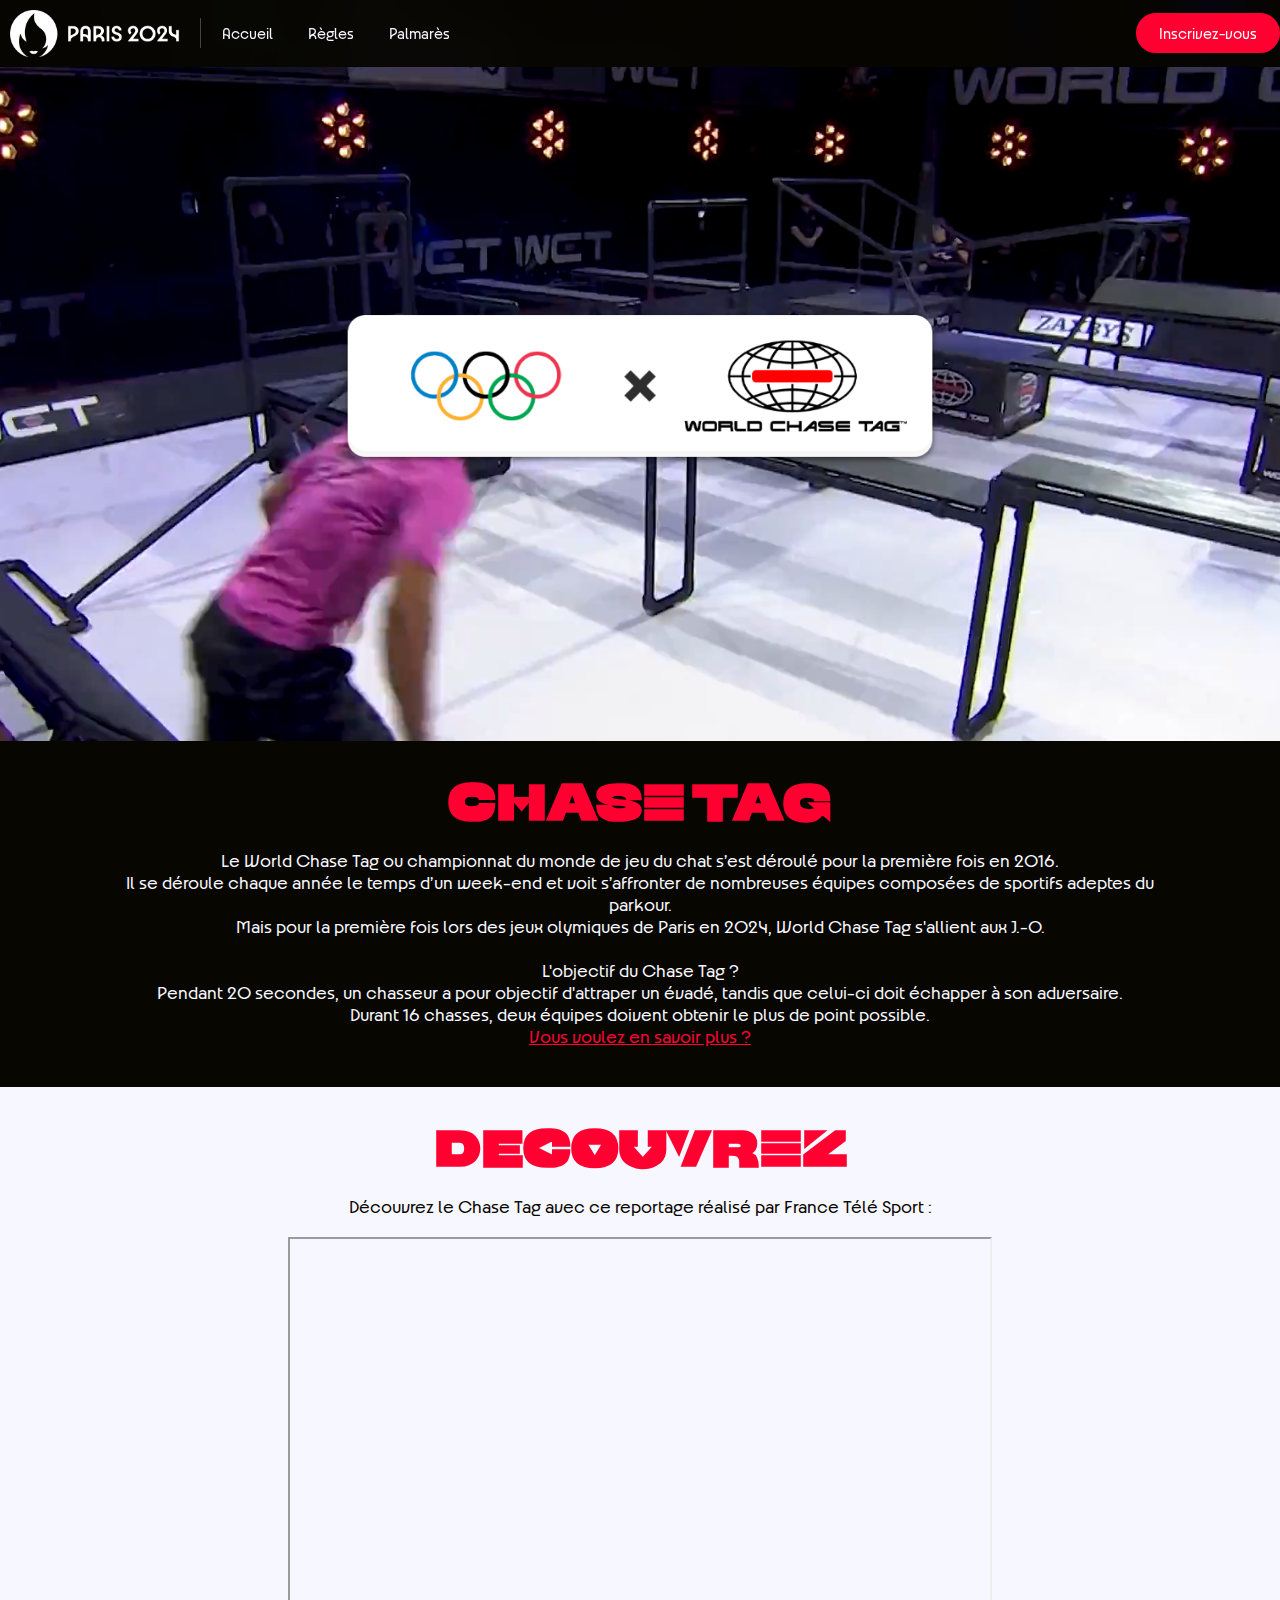
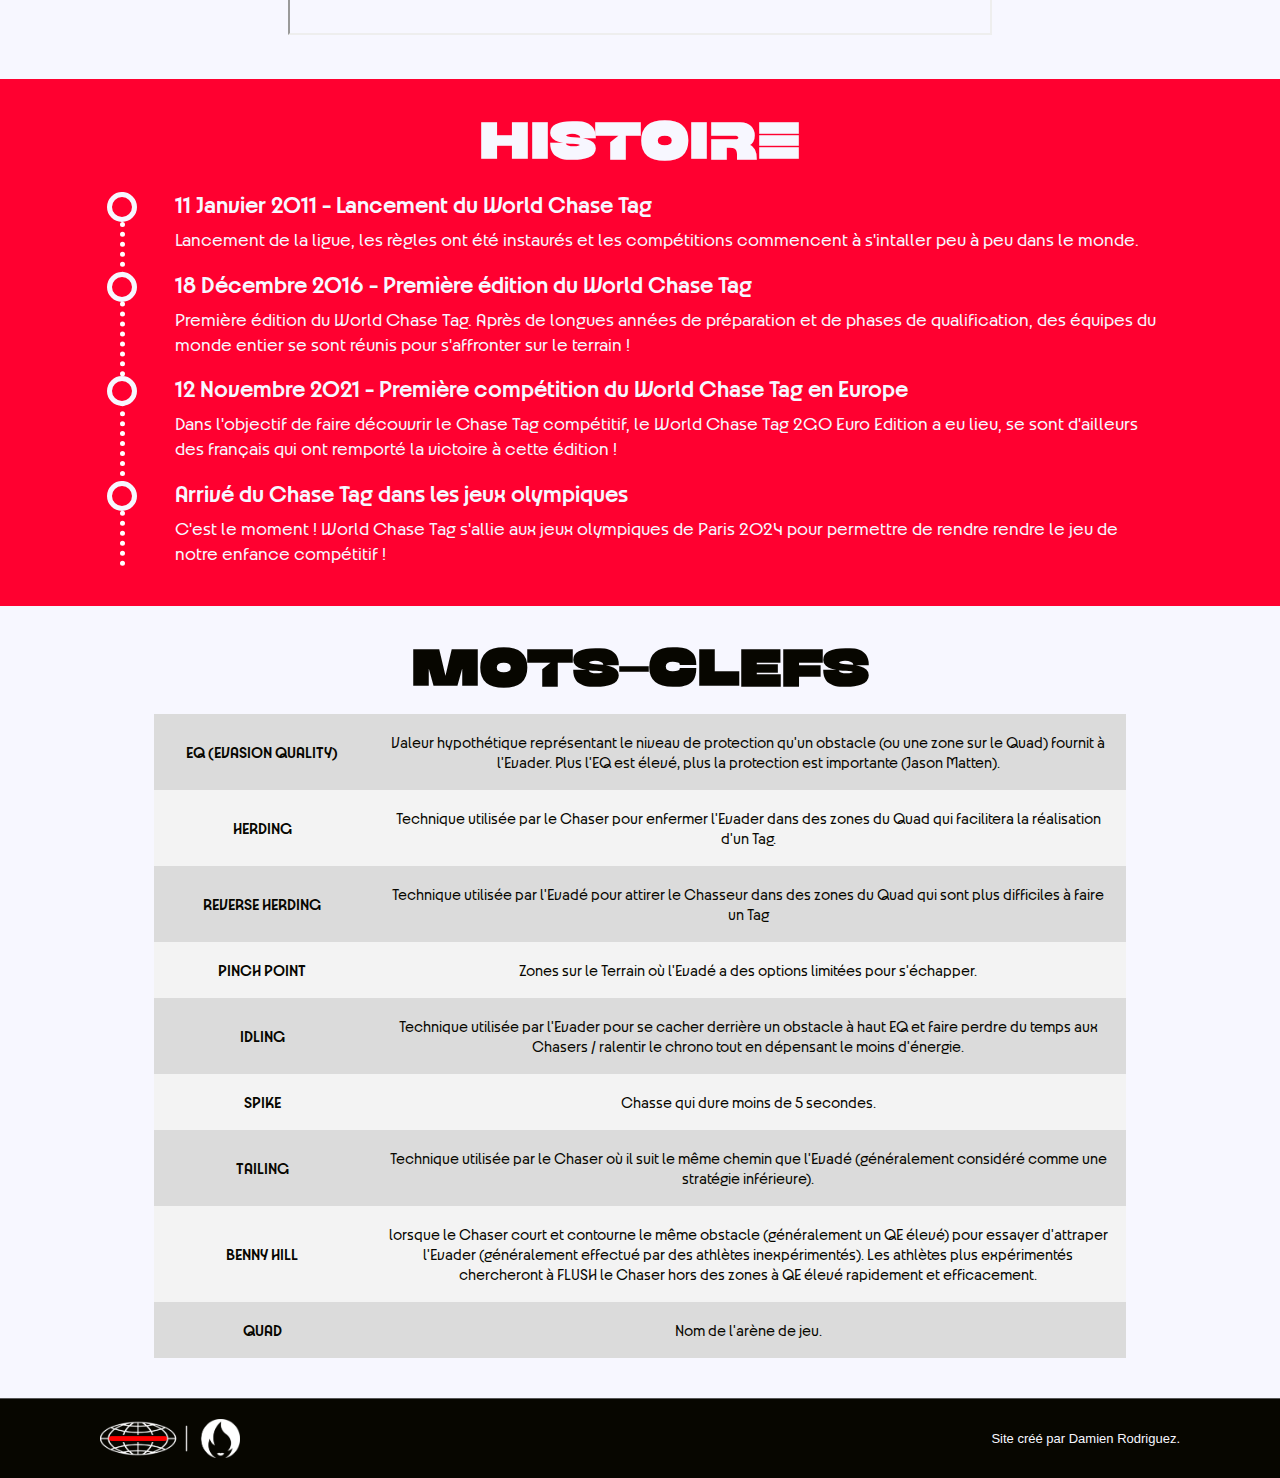
<file: index.html>
<!DOCTYPE html>
<html lang="fr">
    <head>
        <meta charset="UTF-8" />
        <meta name="viewport" content="width=device-width, initial-scale=1.0" />
        <title>Chase Tag JO2024 - Accueil</title>
        <link href="./media/style.css" rel="stylesheet" />
        <link rel="icon" href="./media/img/paris-logo.png" />
    </head>
    <body>
        <nav class="nav-bar">
            <div class="nav-space">
                <div>
                    <img
                        class="logo-nav"
                        src="./media/img/logo.png"
                        alt="Paris 2024"
                    />
                    <span class="ligne-blanche"></span>
                    <ul class="nav-button">
                        <li>
                            <a href="#"><span class="active">Accueil</span></a>
                        </li>
                        <li>
                            <a href="regles.html"><span>Règles</span></a>
                        </li>
                        <li>
                            <a href="palmares.html"><span>Palmarès</span></a>
                        </li>
                    </ul>
                </div>
                <a href="register.html" class="sign-up">Inscrivez-vous</a>
            </div>
        </nav>
        <div class="demo-collab" id="accueil">
            <video class="demo" autoplay="" loop="">
                <source src="./media/video/demo.mp4" />
            </video>
            <div class="collab">
                <img src="./media/img/collab.png" alt="Collaboration" />
            </div>
        </div>
        <div class="section sec-noir">
            <h1 class="t-rouge">ChASe TAg</h1>
            <p>
                Le World Chase Tag ou championnat du monde de jeu du chat s’est
                déroulé pour la première fois en 2016.<br />
                Il se déroule chaque année le temps d’un week-end et voit
                s’affronter de nombreuses équipes composées de sportifs adeptes
                du parkour.
                <br />Mais pour la première fois lors des jeux olymiques de
                Paris en 2024, World Chase Tag s'allient aux J.-O. <br /><br />
                L'objectif du Chase Tag ?<br />
                Pendant 20 secondes, un chasseur a pour objectif d'attraper un
                évadé, tandis que celui-ci doit échapper à son adversaire.
                <br />Durant 16 chasses, deux équipes doivent obtenir le plus de
                point possible. <br /><a href="regles.html" id="textlink"
                    ><u>Vous voulez en savoir plus ?</u></a
                >
            </p>
        </div>
        <div class="sec-blanche section" id="video">
            <h1 class="t-rouge">DEcouvRez</h1>
            <p>
                Découvrez le Chase Tag avec ce reportage réalisé par France Télé
                Sport :
            </p>
            <!--Integration YouTube qui semble avoir des problèmes à se lancer en local en fonction du navigateur (?)-->
            <iframe
                width="700"
                height="394"
                src="https://www.youtube.com/embed/Cr0VxdMybgo"
                title="YouTube video player"
                allow="accelerometer; autoplay; clipboard-write; encrypted-media; gyroscope; picture-in-picture"
                allowfullscreen
            ></iframe>
        </div>
        <div class="section sec-rouge">
            <h1>HIStOIre</h1>
            <div class="timeline">
                <h2>11 Janvier 2011 - Lancement du World Chase Tag</h2>
                <p>
                    Lancement de la ligue, les règles ont été instaurés et les
                    compétitions commencent à s'intaller peu à peu dans le
                    monde.
                </p>
                <h2>18 Décembre 2016 - Première édition du World Chase Tag</h2>
                <p>
                    Première édition du World Chase Tag. Après de longues années
                    de préparation et de phases de qualification, des équipes du
                    monde entier se sont réunis pour s'affronter sur le terrain
                    !
                </p>
                <h2>
                    12 Novembre 2021 - Première compétition du World Chase Tag
                    en Europe
                </h2>
                <p>
                    Dans l'objectif de faire découvrir le Chase Tag compétitif,
                    le World Chase Tag 2GO Euro Edition a eu lieu, se sont
                    d'ailleurs des français qui ont remporté la victoire à cette
                    édition !
                </p>
                <h2>Arrivé du Chase Tag dans les jeux olympiques</h2>
                <p>
                    C'est le moment ! World Chase Tag s'allie aux jeux
                    olympiques de Paris 2024 pour permettre de rendre rendre le
                    jeu de notre enfance compétitif !
                </p>
            </div>
        </div>
        <div class="section sec-blanche">
            <h1>MOtS-CLEFS</h1>
            <table class="mots-clefs">
                <tr>
                    <th>EQ (EVASION QUALITY)</th>
                    <td>
                        Valeur hypothétique représentant le niveau de protection
                        qu'un obstacle (ou une zone sur le Quad) fournit à
                        l'Evader. Plus l'EQ est élevé, plus la protection est
                        importante (Jason Matten).
                    </td>
                </tr>
                <tr>
                    <th>HERDING</th>
                    <td>
                        Technique utilisée par le Chaser pour enfermer l'Evader
                        dans des zones du Quad qui facilitera la réalisation
                        d'un Tag.
                    </td>
                </tr>
                <tr>
                    <th>REVERSE HERDING</th>
                    <td>
                        Technique utilisée par l'Evadé pour attirer le Chasseur
                        dans des zones du Quad qui sont plus difficiles à faire
                        un Tag
                    </td>
                </tr>
                <tr>
                    <th>PINCH POINT</th>
                    <td>
                        Zones sur le Terrain où l'Evadé a des options limitées
                        pour s'échapper.
                    </td>
                </tr>
                <tr>
                    <th>IDLING</th>
                    <td>
                        Technique utilisée par l'Evader pour se cacher derrière
                        un obstacle à haut EQ et faire perdre du temps aux
                        Chasers / ralentir le chrono tout en dépensant le moins
                        d'énergie.
                    </td>
                </tr>
                <tr>
                    <th>SPIKE</th>
                    <td>Chasse qui dure moins de 5 secondes.</td>
                </tr>
                <tr>
                    <th>TAILING</th>
                    <td>
                        Technique utilisée par le Chaser où il suit le même
                        chemin que l'Evadé (généralement considéré comme une
                        stratégie inférieure).
                    </td>
                </tr>
                <tr>
                    <th>BENNY HILL</th>
                    <td>
                        lorsque le Chaser court et contourne le même obstacle
                        (généralement un QE élevé) pour essayer d'attraper
                        l'Evader (généralement effectué par des athlètes
                        inexpérimentés). Les athlètes plus expérimentés
                        chercheront à FLUSH le Chaser hors des zones à QE élevé
                        rapidement et efficacement.
                    </td>
                </tr>
                <tr>
                    <th>QUAD</th>
                    <td>Nom de l'arène de jeu.</td>
                </tr>
            </table>
        </div>
        <footer>
            <div>
                <img src="./media/img/collab-footer.png" alt="Collaboration" />
                <p>Site créé par Damien Rodriguez.</p>
            </div>
        </footer>
        <script src="./script/script.js"></script>
    </body>
</html>
</file>
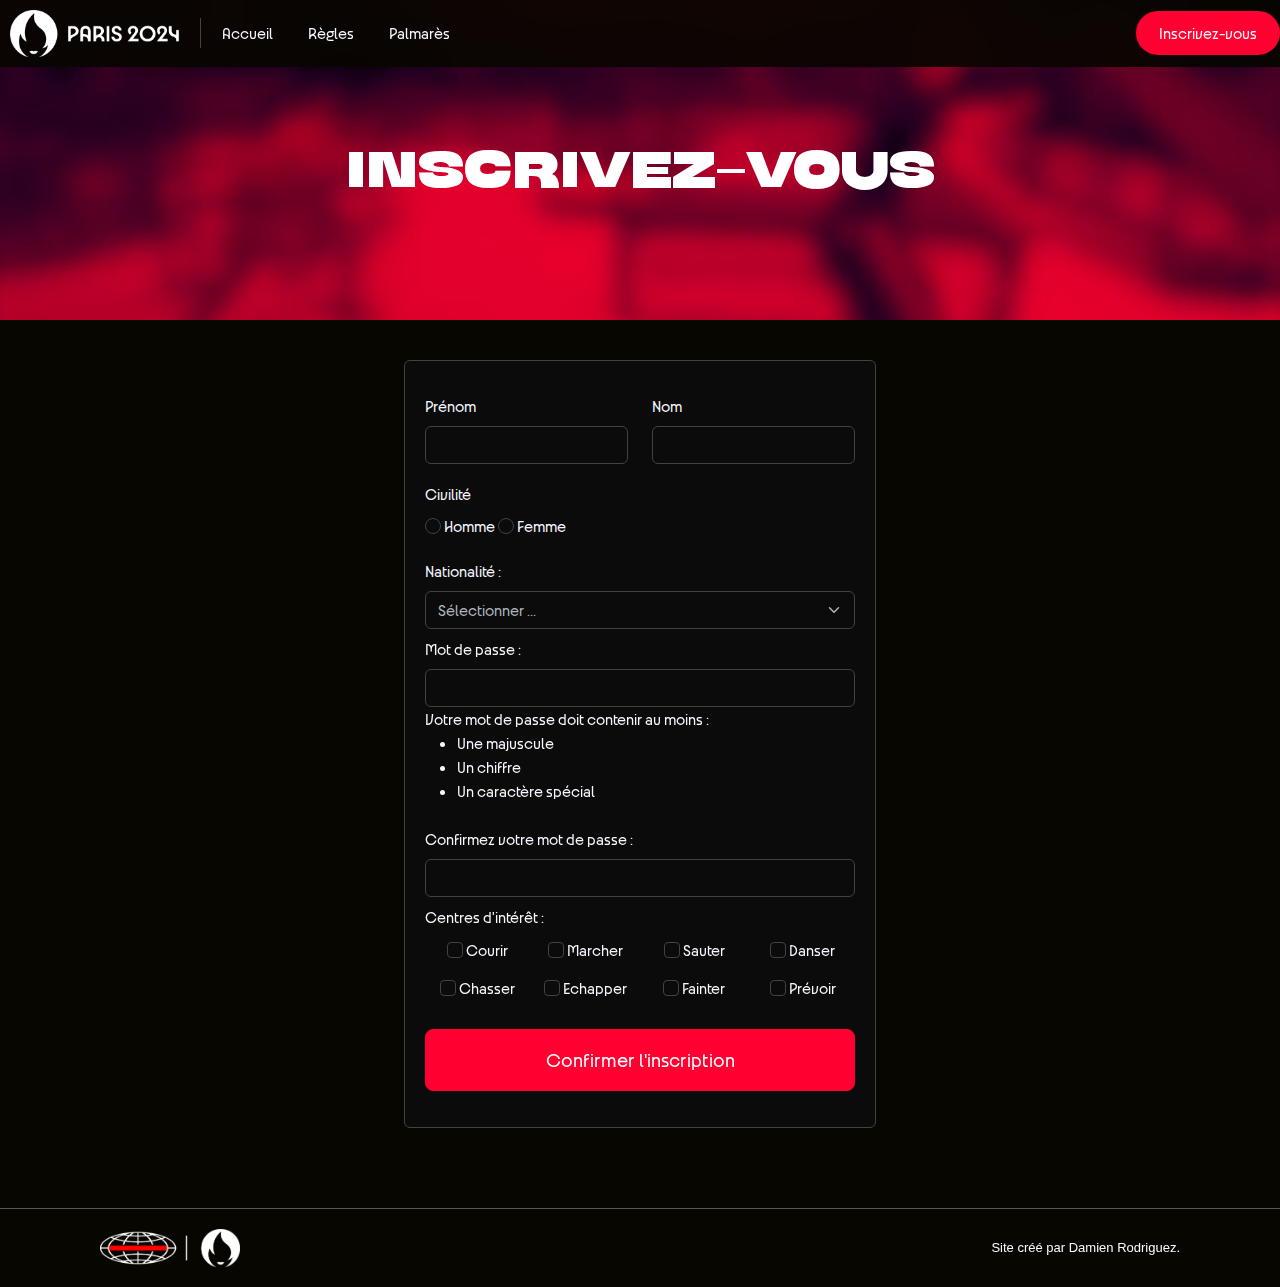
<file: register.html>
<!DOCTYPE html>
<html lang="en" data-bs-theme="dark">
    <head>
        <meta charset="UTF-8">
        <meta http-equiv="X-UA-Compatible" content="IE=edge">
        <meta name="viewport" content="width=device-width, initial-scale=1.0">
        <link rel="stylesheet" href="media/bootstrap.css">
        <link href="./media/style.css" rel="stylesheet">
        <link rel="stylesheet" href="media/form-style.css">
        <link rel="icon" href="./media/img/paris-logo.png">
        <title>Chase Tag JO2024 - Inscription</title>
    </head>
    <body>
        <nav class="nav-bar">
            <div class="nav-space">
                <div>
                    <img
                        class="logo-nav"
                        src="./media/img/logo.png"
                        alt="Paris 2024"
                    >
                    <span class="ligne-blanche"></span>
                    <ul class="nav-button">
                        <li>
                            <a href="index.html"
                                ><span class="active">Accueil</span></a
                            >
                        </li>
                        <li>
                            <a href="regles.html"><span>Règles</span></a>
                        </li>
                        <li>
                            <a href="palmares.html"><span>Palmarès</span></a>
                        </li>
                    </ul>
                </div>
                <a href="register.html" class="sign-up">Inscrivez-vous</a>
            </div>
        </nav>
        <div class="demo-collab" id="accueil">
            <video class="demo" autoplay="" loop="">
                <source src="./media/video/regles.mp4">
            </video>
            <div class="pagetitre">
                <h1>INSCRIVEZ-VOUS</h1>
            </div>
        </div>
        <div class="container-fluid">
            <form action="#" id="signup">
                <div class="spacing container black rounded">
                    <div class="row">
                        <div class="col" id="firstNameContainer">
                            <label
                                for="firstName"
                                class="form-label form-title-label"
                                >Prénom</label
                            >
                            <input
                                class="black form-control"
                                type="text"
                                id="firstName"
                                name="firstName"
                            >
                        </div>
                        <div class="col" id="lastNameContainer">
                            <label
                                for="lastName"
                                class="form-label form-title-label"
                            >
                                Nom
                            </label>
                            <input
                                class="black form-control"
                                type="text"
                                id="lastName"
                                name="lastName"
                            >
                        </div>
                    </div>
                    <div class="row">
                        <div class="col" id="civiliteContainer">
                            <label class="form-label form-title-label"
                                >Civilité</label
                            >
                            <div>
                                <!--container différent pour le mettre à la ligne-->
                                <input
                                    class="black form-check-input"
                                    type="radio"
                                    name="civilite"
                                    id="homme"
                                    value="homme"
                                >
                                <label for="homme" class="form-label"
                                    >Homme</label
                                >
                                <input
                                    class="black form-check-input"
                                    type="radio"
                                    name="civilite"
                                    id="femme"
                                    value="femme"
                                >
                                <label for="femme" class="form-label"
                                    >Femme</label
                                >
                            </div>
                        </div>
                    </div>
                    <div id="nationContainer">
                        <label
                            class="form-label form-title-label"
                            for="nationalite"
                            >Nationalité :</label
                        >
                        <select
                            class="form-select black"
                            id="nationalite"
                            name="nationalite"
                        >
                            <option selected value="">Sélectionner ...</option>
                            <option value="fra">France</option>
                            <option value="usa">Etats-Unis d'Amérique</option>
                            <option value="jpn">Japon</option>
                            <option value="bre">Brésil</option>
                            <option value="uk">Royaume-Unis</option>
                            <option value="spa">Espagne</option>
                        </select>
                    </div>
                    <label class="form-label form-title-label" for="password"
                        >Mot de passe :</label
                    >
                    <input
                        class="black form-control"
                        type="password"
                        id="password"
                        name="password"
                    >
                    <p class="sub-form-label">
                        Votre mot de passe doit contenir au moins :
                    </p>
                    <ul>
                        <li id="maj">Une majuscule</li>
                        <li id="nb">Un chiffre</li>
                        <li id="sp">Un caractère spécial</li>
                    </ul>
                    <div id="passwordConfirmContainer">
                        <label
                            class="form-label form-title-label"
                            for="passwordconfirm"
                            >Confirmez votre mot de passe :</label
                        >
                        <input
                            class="black form-control"
                            type="password"
                            name="passwordconfirm"
                            id="passwordconfirm"
                        >
                    </div>
                    <div>
                        <label class="form-label form-title-label"
                            >Centres d'intérêt :</label
                        >
                        <div id="centreinterContainer">
                            <div class="row g-1 text-center">
                                <div class="col">
                                    <input
                                        class="black form-check-input"
                                        type="checkbox"
                                        name="centreinter"
                                        id="courir"
                                        value="courir"
                                    >
                                    <label for="courir" class="form-label"
                                        >Courir</label
                                    >
                                </div>
                                <div class="col">
                                    <input
                                        class="black form-check-input"
                                        type="checkbox"
                                        name="centreinter"
                                        id="marcher"
                                        value="marcher"
                                    >
                                    <label for="marcher" class="form-label"
                                        >Marcher</label
                                    >
                                </div>
                                <div class="col">
                                    <input
                                        class="black form-check-input"
                                        type="checkbox"
                                        name="centreinter"
                                        id="sauter"
                                        value="sauter"
                                    >
                                    <label for="sauter" class="form-label"
                                        >Sauter</label
                                    >
                                </div>
                                <div class="col">
                                    <input
                                        class="black form-check-input"
                                        type="checkbox"
                                        name="centreinter"
                                        id="danser"
                                        value="danser"
                                    >
                                    <label for="danser" class="form-label"
                                        >Danser</label
                                    >
                                </div>
                            </div>
                            <div class="row g-1 text-center">
                                <div class="col">
                                    <input
                                        class="black form-check-input"
                                        type="checkbox"
                                        name="centreinter"
                                        id="chasser"
                                        value="chasser"
                                    >
                                    <label for="chasser" class="form-label"
                                        >Chasser</label
                                    >
                                </div>
                                <div class="col">
                                    <input
                                        class="black form-check-input"
                                        type="checkbox"
                                        name="centreinter"
                                        id="echapper"
                                        value="echapper"
                                    >
                                    <label for="echapper" class="form-label"
                                        >Echapper</label
                                    >
                                </div>
                                <div class="col">
                                    <input
                                        class="black form-check-input"
                                        type="checkbox"
                                        name="centreinter"
                                        id="fainter"
                                        value="fainter"
                                    >
                                    <label for="fainter" class="form-label"
                                        >Fainter</label
                                    >
                                </div>
                                <div class="col">
                                    <input
                                        class="black form-check-input"
                                        type="checkbox"
                                        name="centreinter"
                                        id="prevoir"
                                        value="prevoir"
                                    >
                                    <label for="prevoir" class="form-label"
                                        >Prévoir</label
                                    >
                                </div>
                            </div>
                        </div>
                    </div>
                    <div class="d-grid gap-2 m-3 mx-auto">
                        <button
                            type="button"
                            class="btn btn-red btn-lg center"
                            onclick="checkForm()"
                        >
                            Confirmer l'inscription
                        </button>
                    </div>
                </div>
            </form>
        </div>
        <div class="footers">
            <div>
                <img src="./media/img/collab-footer.png" alt="Collaboration">
                <p>Site créé par Damien Rodriguez.</p>
            </div>
        </div>
        <script src="./script/script.js"></script>
    </body>
</html>
</file>
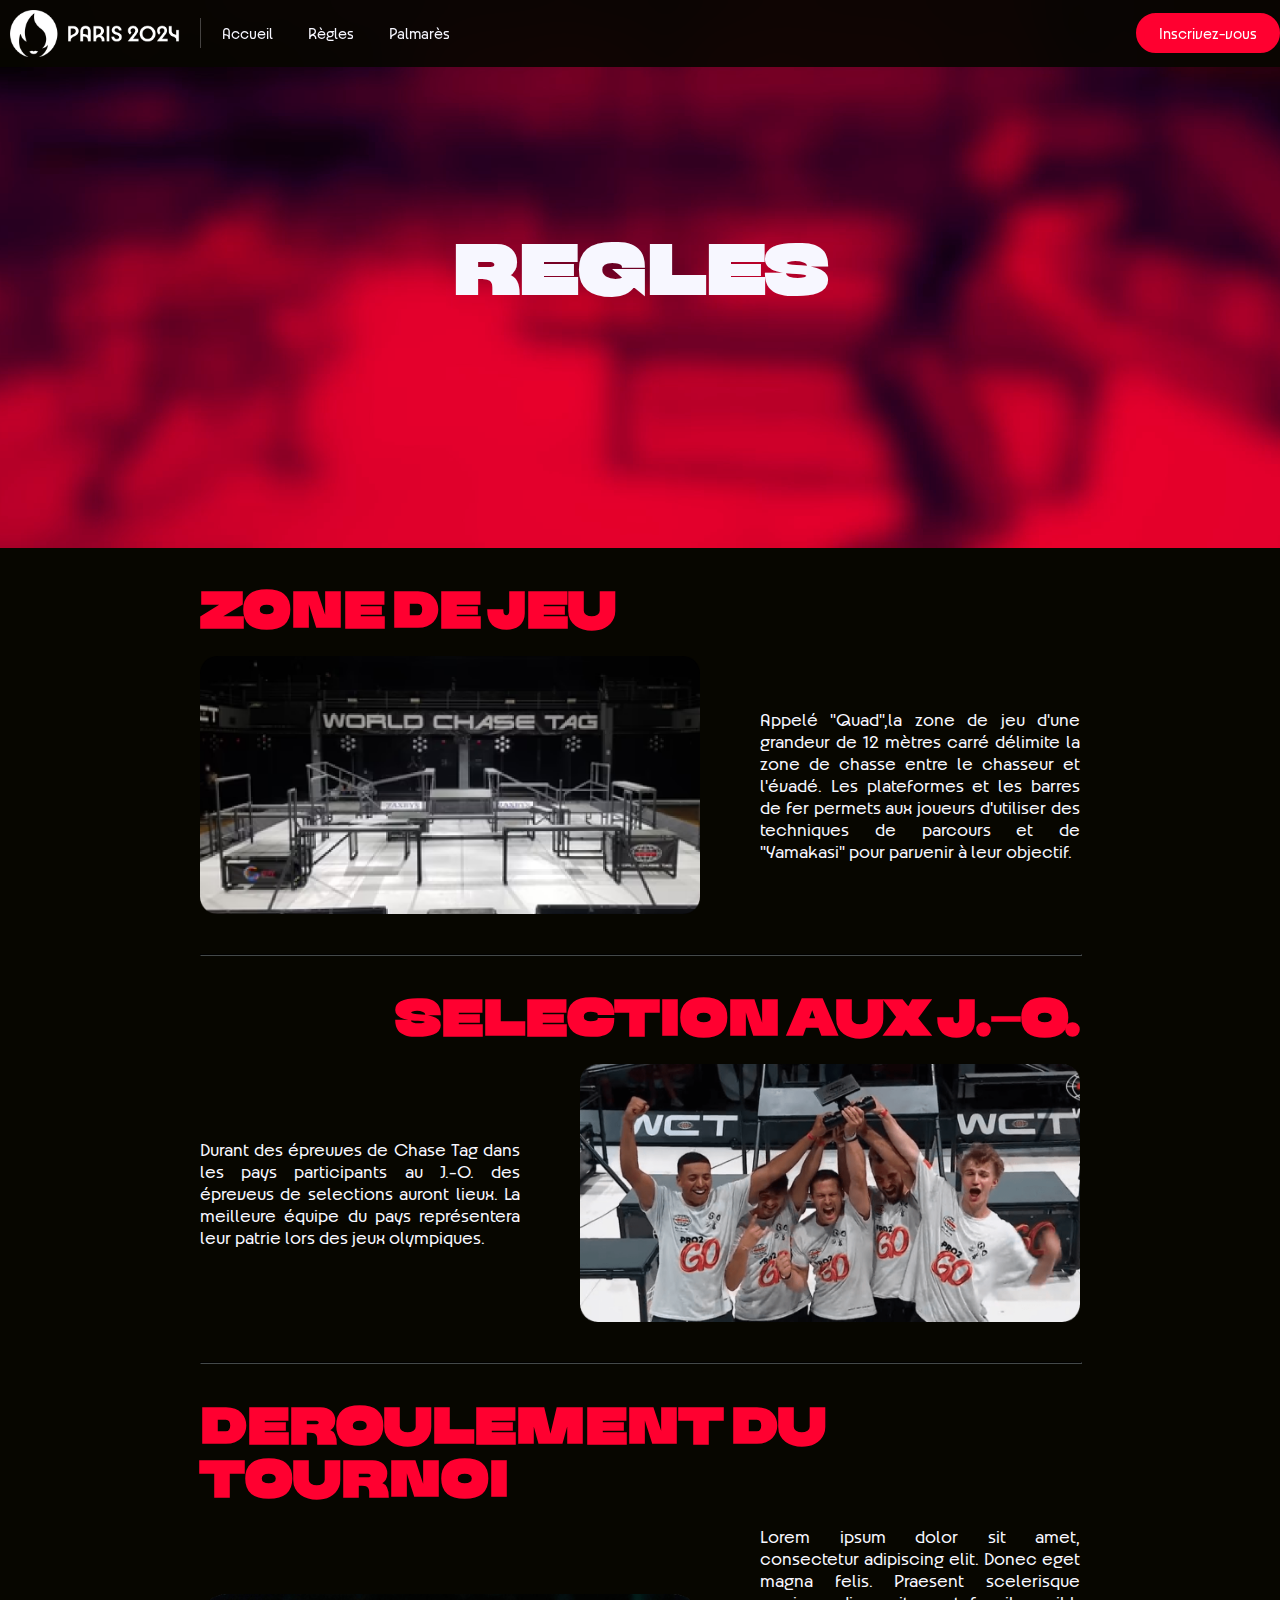
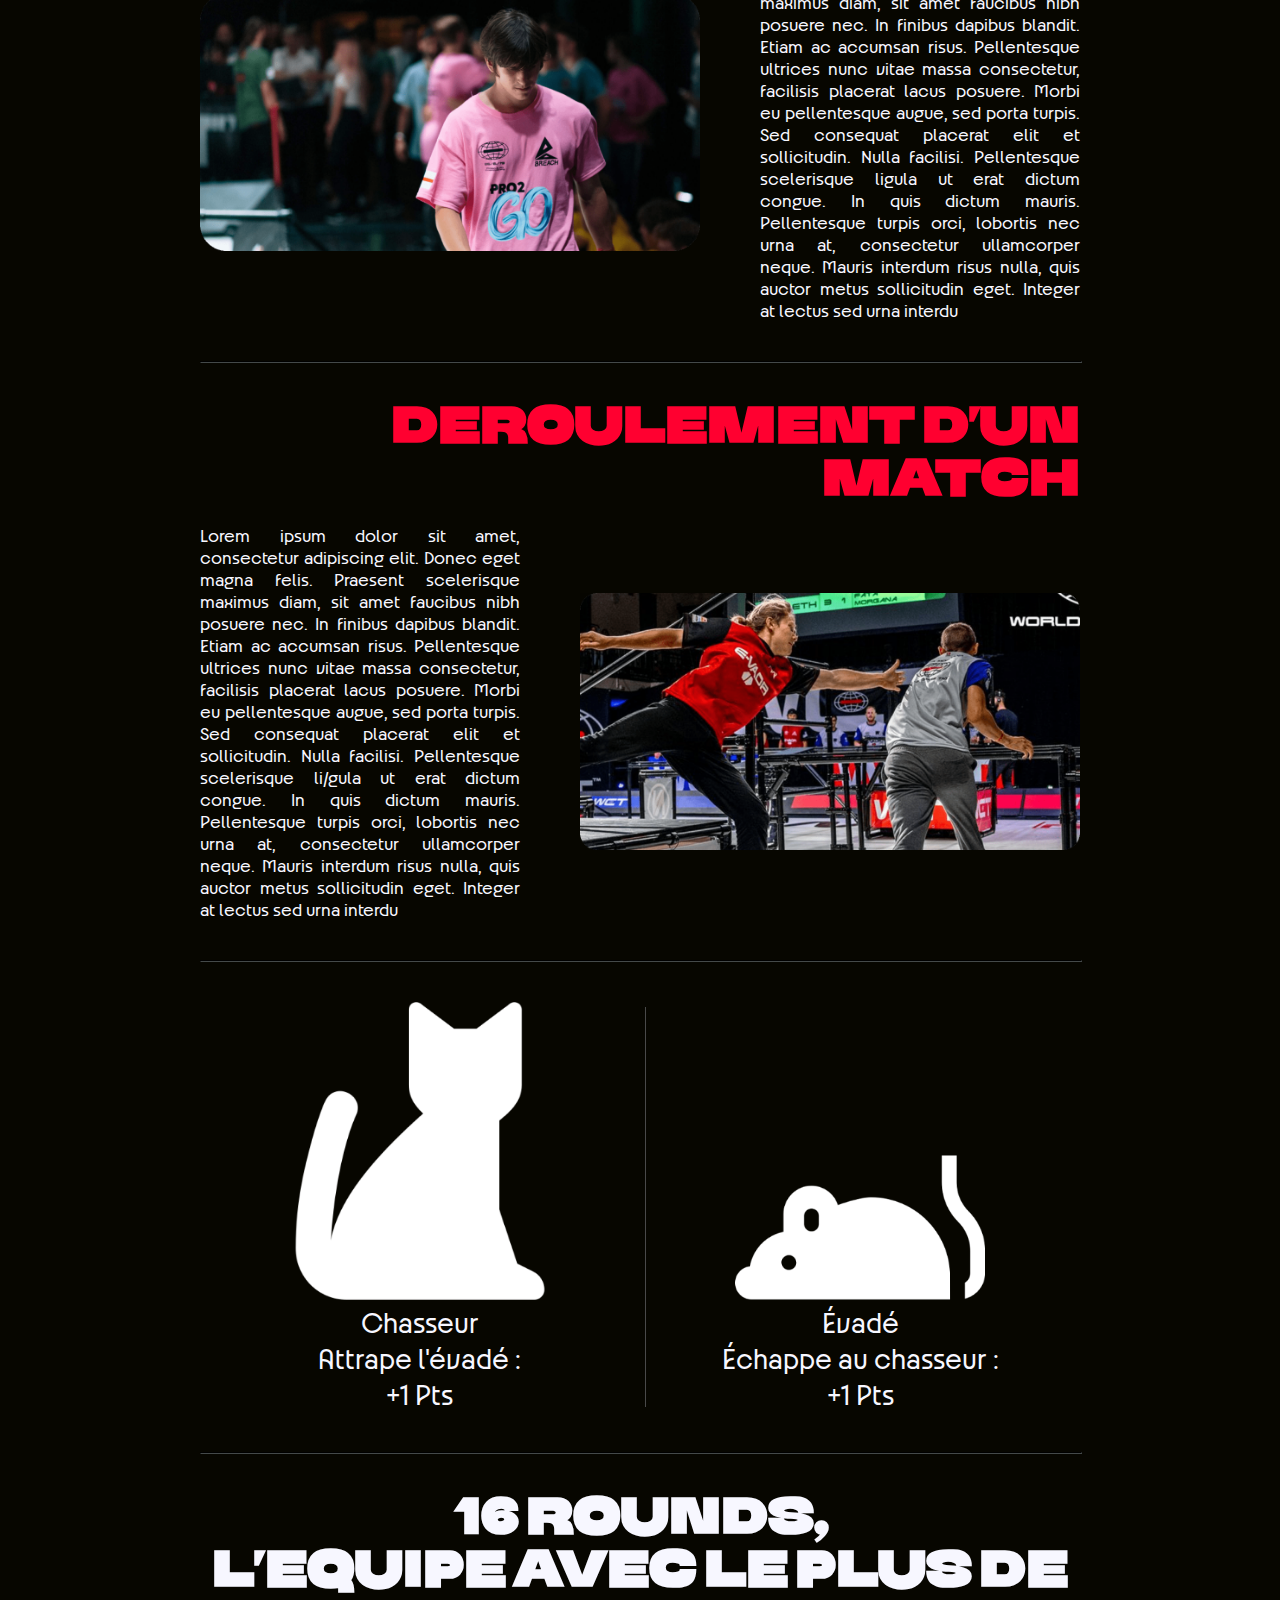
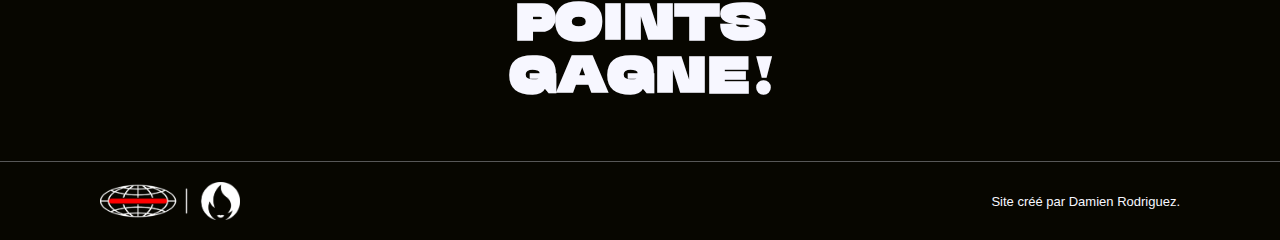
<file: regles.html>
<!DOCTYPE html>
<html lang="fr">
    <head>
        <meta charset="UTF-8" />
        <meta name="viewport" content="width=device-width, initial-scale=1.0" />
        <title>Chase Tag JO2024 - Accueil</title>
        <link href="./media/style.css" rel="stylesheet" />
        <link rel="icon" href="./media/img/paris-logo.png" />
    </head>
    <body>
        <nav class="nav-bar">
            <div class="nav-space">
                <div>
                    <img
                        class="logo-nav"
                        src="./media/img/logo.png"
                        alt="Paris 2024"
                    />
                    <span class="ligne-blanche"></span>
                    <ul class="nav-button">
                        <li>
                            <a href="index.html"
                                ><span class="active">Accueil</span></a
                            >
                        </li>
                        <li>
                            <a href="#"><span class="active">Règles</span></a>
                        </li>
                        <li>
                            <a href="palmares.html"><span>Palmarès</span></a>
                        </li>
                    </ul>
                </div>
                <a href="register.html" class="sign-up">Inscrivez-vous</a>
            </div>
        </nav>
        <div>
            <div class="demo-collab" id="accueil">
                <video class="demo" autoplay="" loop="">
                    <source src="./media/video/regles.mp4" />
                </video>
                <div class="collab">
                    <h1>REgLES</h1>
                    <div class="rule">
                        <div></div>
                    </div>
                </div>
            </div>
            <div class="section sec-noir">
                <div class="regles">
                    <h1 class="t-rouge regimpair">ZONE DE JEU</h1>
                    <div class="rule">
                        <img
                            src="./media/img/regle1.png"
                            alt="Quad, Arène de jeu"
                        />
                        <p>
                            Appelé "Quad",la zone de jeu d'une grandeur de 12
                            mètres carré délimite la zone de chasse entre le
                            chasseur et l'évadé. Les plateformes et les barres
                            de fer permets aux joueurs d'utiliser des techniques
                            de parcours et de "Yamakasi" pour parvenir à leur
                            objectif.
                        </p>
                    </div>
                    <hr />
                    <h1 class="t-rouge regpair">SELECTION AUX J.-O.</h1>
                    <div class="rule rpair">
                        <img
                            src="./media/img/regle2.png"
                            alt="Sélection par victoire"
                        />
                        <p>
                            Durant des épreuves de Chase Tag dans les pays
                            participants au J.-O. des épreveus de selections
                            auront lieux. La meilleure équipe du pays
                            représentera leur patrie lors des jeux olympiques.
                        </p>
                    </div>
                    <hr />
                    <h1 class="t-rouge regimpair">DEROULEMENT DU TOURNOI</h1>
                    <div class="rule">
                        <img
                            src="./media/img/regle3.png"
                            alt="World Chase Tag"
                        />
                        <p>
                            Lorem ipsum dolor sit amet, consectetur adipiscing
                            elit. Donec eget magna felis. Praesent scelerisque
                            maximus diam, sit amet faucibus nibh posuere nec. In
                            finibus dapibus blandit. Etiam ac accumsan risus.
                            Pellentesque ultrices nunc vitae massa consectetur,
                            facilisis placerat lacus posuere. Morbi eu
                            pellentesque augue, sed porta turpis. Sed consequat
                            placerat elit et sollicitudin. Nulla facilisi.
                            Pellentesque scelerisque ligula ut erat dictum
                            congue. In quis dictum mauris. Pellentesque turpis
                            orci, lobortis nec urna at, consectetur ullamcorper
                            neque. Mauris interdum risus nulla, quis auctor
                            metus sollicitudin eget. Integer at lectus sed urna
                            interdu
                        </p>
                    </div>
                    <hr />
                    <h1 class="t-rouge regpair">DEROULEMENT D'UN MATCH</h1>
                    <div class="rule rpair">
                        <img
                            src="./media/img/regle4.png"
                            alt="World Chase Tag"
                        />
                        <p>
                            Lorem ipsum dolor sit amet, consectetur adipiscing
                            elit. Donec eget magna felis. Praesent scelerisque
                            maximus diam, sit amet faucibus nibh posuere nec. In
                            finibus dapibus blandit. Etiam ac accumsan risus.
                            Pellentesque ultrices nunc vitae massa consectetur,
                            facilisis placerat lacus posuere. Morbi eu
                            pellentesque augue, sed porta turpis. Sed consequat
                            placerat elit et sollicitudin. Nulla facilisi.
                            Pellentesque scelerisque li/gula ut erat dictum
                            congue. In quis dictum mauris. Pellentesque turpis
                            orci, lobortis nec urna at, consectetur ullamcorper
                            neque. Mauris interdum risus nulla, quis auctor
                            metus sollicitudin eget. Integer at lectus sed urna
                            interdu
                        </p>
                    </div>
                    <hr />
                    <div class="grid">
                        <div class="player">
                            <img
                                src="./media/img/chasseur.png"
                                alt="Chasseur"
                            />
                            <p>Chasseur</p>
                            <p>Attrape l'évadé :<br />+1 Pts</p>
                        </div>
                        <span class="schem-separateur"></span>
                        <div class="player">
                            <img src="./media/img/evader.png" alt="Evadé" />
                            <p>Évadé</p>
                            <p>Échappe au chasseur :<br />+1 Pts</p>
                        </div>
                        <div class="cphrase">
                            <hr />
                            <h1>
                                16 ROUNDS,<br />
                                L'EQUIPE AVEC LE PLUS DE POINTS<br />GAGNE !
                            </h1>
                        </div>
                    </div>
                </div>
            </div>
        </div>
        <footer>
            <div>
                <img src="./media/img/collab-footer.png" alt="Collaboration" />
                <p>Site créé par Damien Rodriguez.</p>
            </div>
        </footer>
    </body>
</html>
</file>
<file: media/style.css>
/*Déclaration de la charte graphique*/
@font-face {
    font-family: Paris2024;
    font-weight: normal;
    src: url(fonts/Paris2024-Regular.woff2);
}

@font-face {
    font-family: Paris2024;
    font-weight: bold;
    src: url(fonts/Paris2024-Semibold.woff2);
}

@font-face {
    font-family: Megadrone;
    src: url(fonts/Megadrone.woff2);
}

@font-face {
    font-family: Terminator;
    src: url(fonts/Terminator.ttf);
}

:root {
    /*Raccourci de couleurs précises*/
    --noir: #070600;
    --rouge: #ff0030;
    --blanc: #f7f7ff;
    /*déclaration espaces blancs*/
    --padding: 150px;
}

/*Déclaration de la couleur du fond et de texte sans "class"*/
body {
    margin: 0px;
    background-color: var(--noir) !important;
    color: var(--blanc);
    font-family: Paris2024;
}

/*Stylisation de la nav bar*/

.nav-bar {
    width: 100%;
    background-color: rgba(7, 6, 0, 0.9);
    position: fixed;
    backdrop-filter: blur(21px);
    z-index: 10;
}

.nav-bar div {
    display: flex;
    align-items: center;
    max-width: 1350px;
}

.nav-space {
    margin: auto;
    justify-content: space-between;
}

.sign-up {
    text-decoration: none;
    color: white;
    background-color: var(--rouge);
    border: 8px solid var(--rouge);
    border-radius: 50px;
    padding: 2px 15px;
    text-align: center;
    transition: color 0.15s ease-in-out, background-color 0.15s ease-in-out,
        border-color 0.15s ease-in-out, box-shadow 0.15s ease-in-out;
}

.sign-up:hover {
    background-color: #a6001e;
    border-color: #a6001e;
}

.logo-nav {
    margin: 10px;
    width: 170px;
    margin-right: 15px;
}

.ligne-blanche {
    height: 30px;
    border-left: 1px solid rgba(255, 255, 255, 0.25);
    margin: 5px;
}

.nav-button {
    padding: 0px;
    margin: 0px;
}

.nav-button li {
    display: inline;
    margin: 16px;
    font-family: Paris2024;
}

.nav-button span {
    padding-top: 10px;
    padding-bottom: 10px;
    text-decoration: underline rgba(255, 255, 255, 0);
    transition: text-decoration-color 200ms;
}

.nav-button span:hover {
    text-decoration: underline;
    text-decoration-color: var(--rouge);
}

.nav-button a {
    outline: none;
    text-decoration: none;
    color: var(--blanc);
}

/* Stylisation du footer */
footer {
    border-top: 1px solid #575757;
}
footer div {
    background-color: var(--noir);
    padding: 20px 100px;
    display: flex;
    justify-content: space-between;
    align-items: center;
}

footer img {
    width: 140px;
}

footer p {
    font-family: sans-serif;
    font-size: 13px;
}

/*
============
PAGE ACCUEIL
============
*/
/*Stylisation "ligne de flottaison
IMPORTANT : REUTILISE DANS L'AFFICHAGE DES BANNIERES "REGLES" ET "PALMARES" DANS LES PAGES RESPECTIVES*/
.demo-collab {
    height: auto;
    position: relative;
}
.demo {
    object-fit: cover;
    height: 100%;
    width: 100%;
    position: absolute;
    z-index: -1;
}

.collab {
    position: relative;
    text-align: center;
    padding-top: 240px;
    padding-bottom: 200px;
    z-index: 1;
}

.collab img {
    min-width: 400px;
    width: 50%;
    max-width: 600px;
    margin: 70px 0 70px;
}

.collab h1 {
    font-size: 70px;
}

/*Stylisation des textes*/
h1 {
    font-family: Megadrone;
    font-size: 50px;
    margin-bottom: 15px;
    margin-top: 0px;
}

.t-rouge {
    color: var(--rouge);
}

/*Stylisation des sections*/

.section {
    padding-top: 40px;
    padding-bottom: 40px;
    text-align: center;
    padding-left: var(--padding);
    padding-right: var(--padding);
}

.sec-noir {
    background-color: var(--noir);
    color: var(--blanc);
}

.sec-blanche {
    background-color: var(--blanc);
    color: var(--noir);
}
.sec-rouge {
    background-color: var(--rouge);
    color: var(--blanc);
}

p {
    overflow-wrap: break-word;
    font-size: 19px;
    margin: 0px;
}

/*Stylisation du text cliquable*/

#textlink {
    color: var(--rouge);
}

/*Espaçage entre texte de découverte et vidéo*/

#video p {
    margin-bottom: 20px;
}

/*Stylisation partie "Histoire"*/

.timeline {
    margin-left: 20%;
    margin-right: 20%;
    min-width: 800px;
    text-align: left;
    border-left: 5px dotted white;
    padding-left: 50px;
    display: block;
    position: relative;
    line-height: 25px;
}

.timeline h2 {
    margin-bottom: 10px;
}

.timeline h2::before {
    content: "";
    width: 20px;
    display: inline-block;
    position: absolute;
    height: 20px;
    left: -18.5px;
    border: 5px solid var(--blanc);
    border-radius: 50%;
    background: var(--rouge);
}

/*Stylisation Mots-clefs*/

.mots-clefs {
    margin-left: auto;
    margin-right: auto;
    width: 90%;
    max-width: 1000px;
}

.mots-clefs {
    border-collapse: collapse;
    border-spacing: 0;
}

.mots-clefs th,
.mots-clefs td {
    padding: 18px;
}
.mots-clefs th {
    width: 180px;
}
.mots-clefs tr:nth-child(odd) {
    background-color: #dbdbdb;
}
.mots-clefs tr:nth-child(even) {
    background-color: #f3f3f3;
}

/*
===========
PAGE REGLES
===========
*/
/* memo : top | left & right | bottom*/
.regles {
    margin: 0 100px 0;
}
.regimpair {
    text-align: left;
}
.regpair {
    text-align: right;
}

.rule {
    display: flex;
    align-items: center;
    text-align: justify;
    margin-bottom: 20px;
}

.rule img {
    width: 500px;
    margin-right: 60px;
}

.rpair {
    flex-direction: row-reverse;
}
.rpair img {
    margin-right: 0px;
    margin-left: 60px;
}
hr {
    border-color: #444949;
    width: 100%;
    margin: 40px 0;
}
.grid {
    margin: 0 px 0;
    display: grid;
    grid-template-columns: 1fr 1px 1fr;
}
.player p {
    font-size: 30px;
}
.player img {
    width: 250px;
}

.schem-separateur {
    border-left: 1px solid #494949;
    margin: 5px;
    width: 50px;
}

.cphrase {
    grid-column-start: 1;
    grid-column-end: 4;
}

/*
=============
PAGE PALMARES
=============
*/

.boutons {
    margin-bottom: 35px;
}

.boutons a {
    padding: 15px 40px;
    border: none;
    background-color: var(--rouge);
    border-radius: 999px;
    font-family: Paris2024;
    font-size: 17px;
    text-decoration: none;
    color: var(--blanc);
    margin: 20px;
}

.palmares {
    margin: 0 200px;
}

.palmares table {
    width: 100%;
    margin: 30px 0;
}
.palmares table,
.palmares th,
.palmares td,
.palmares tr {
    border: 1px solid #494949;
    border-collapse: collapse;
}

.colonne1 {
    width: 10%;
}

.ticolonne {
    width: 10%;
    font-family: Terminator;
    font-size: 25px;
    padding: 10px;
}

.colonne {
    width: 30%;
}

.colonne div {
    display: flex;
    width: 100%;
    align-items: center;
    justify-content: center;
    padding: 10px 0 10px;
}
.colonne p {
    margin: 0 15px 0;
}
.colonne img {
    width: 60px;
}

/*drapeau de pays*/
.flag {
    width: 35px;
    height: 25px;
    background-size: contain;
    background-repeat: no-repeat;
    background-position-y: center;
}

.fr {
    background-image: url("img/country/france.png");
}

.us {
    background-image: url("img/country/usa.png");
}

.bresil {
    background-image: url("img/country/bresil.png");
}

.jp {
    background-image: url("img/country/japon.png");
}

.esp {
    background-image: url("img/country/espagne.png");
}

.mex {
    background-image: url("img/country/mexique.png");
}
/*léger responsive*/

@media screen and (max-width: 1500px) {
    :root {
        --padding: 100px;
    }
    .timeline {
        margin-left: 20px;
        margin-right: 20px;
    }
}
</file>
<file: media/form-style.css>
@font-face {
    font-family: Paris2024;
    font-weight: normal;
    src: url(fonts/Paris2024-Regular.woff2);
}

@font-face {
    font-family: Paris2024;
    font-weight: bold;
    src: url(fonts/Paris2024-Semibold.woff2);
}

.pagetitre {
    position: relative;
    text-align: center;
    padding-top: 145px;
    padding-bottom: 100px;
    z-index: 1;
}

.logo {
    margin-left: 100px;
}

.black {
    background-color: rgb(11, 11, 11);
    border: var(--bs-border-width) solid rgb(66, 66, 66);
}

.input-error {
    background-color: rgb(35, 7, 7);
    border: var(--bs-border-width) solid rgb(120, 0, 0);
}

.spacing {
    margin-top: 40px;
    margin-bottom: 80px;
    padding: 20px;
    width: fit-content;
}

.form-check-input:focus,
.form-control:focus,
.form-select:focus {
    border-color: rgb(255, 0, 48);
    outline: 0;
    box-shadow: 0 0 0 0.25rem rgba(190, 0, 35, 0.434);
    background-clip: padding-box;
    border: var(--bs-border-width) solid rgb(255, 139, 160);
    background-color: rgb(13, 13, 13);
}

.form-check-input:checked {
    background-color: rgb(255, 0, 48);
    border-color: rgb(255, 0, 48);
}

.col {
    margin-top: 5px;
    margin-bottom: 5px;
}

.btn-red {
    /*couleur personnalisé pour le bouton, modifie en quelque sorte les variables de bootstrap*/
    --bs-btn-color: #fff;
    --bs-btn-bg: rgb(255, 0, 48);
    --bs-btn-border-color: rgb(255, 0, 48);
    --bs-btn-hover-color: #fff;
    --bs-btn-hover-bg: rgb(189, 0, 35);
    --bs-btn-hover-border-color: rgb(255, 22, 65);
    --bs-btn-focus-shadow-rgb: 49, 132, 253;
    --bs-btn-active-color: #fff;
    --bs-btn-active-bg: rgb(155, 0, 28);
    --bs-btn-active-border-color: rgb(190, 0, 35);
    --bs-btn-active-shadow: inset 0 3px 5px rgba(0, 0, 0, 0.125);
    padding: 15px;
}

.footers {
    border-top: 1px solid #575757;
    width: 100%;
}
.footers div {
    background-color: var(--noir);
    padding: 20px 100px;
    display: flex;
    justify-content: space-between;
    align-items: center;
}

.footers img {
    width: 140px;
}

.footers p {
    font-family: sans-serif;
    font-size: 13px;
}

.form-title-label {
    /*fix parce que bootstrap rend mal*/
    margin-top: 0.5rem;
}

.sub-form-label {
    font-size: 1rem;
}

.error {
    color: rgb(255, 0, 48);
}
</file>
